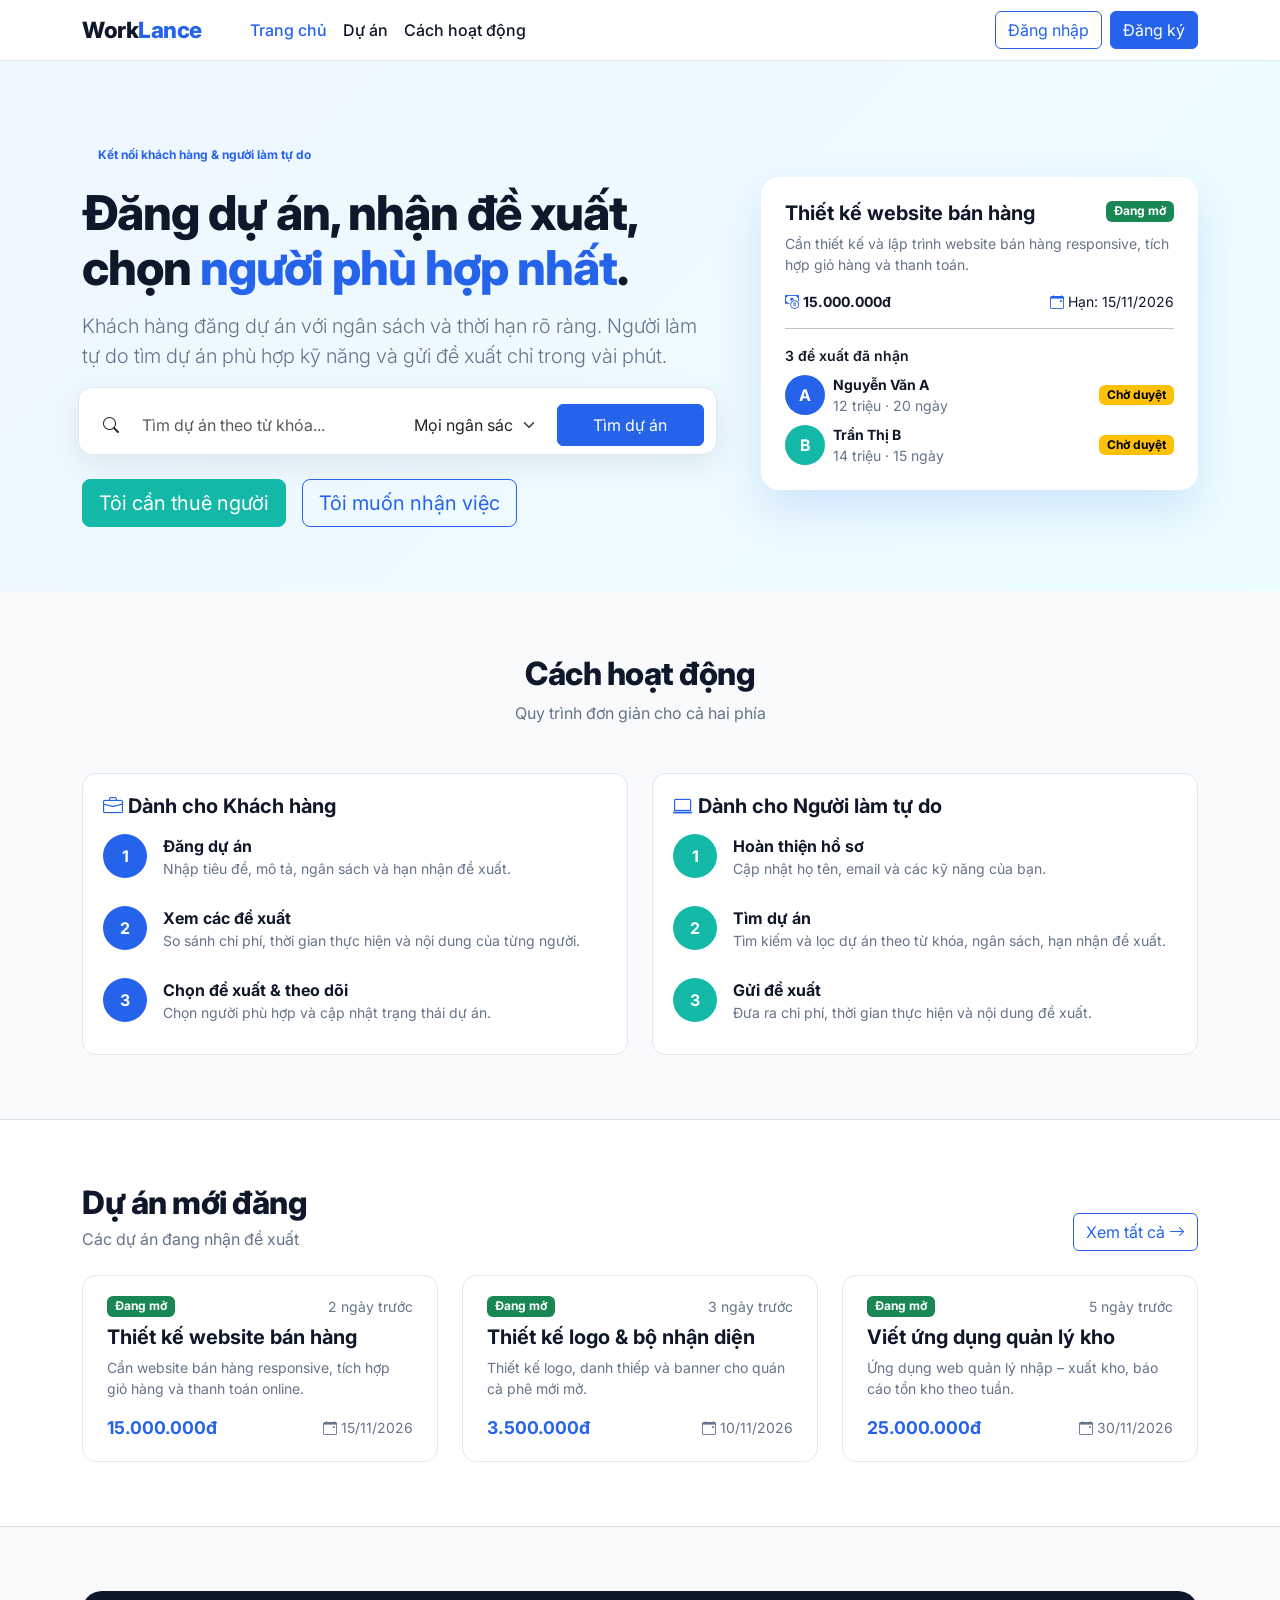
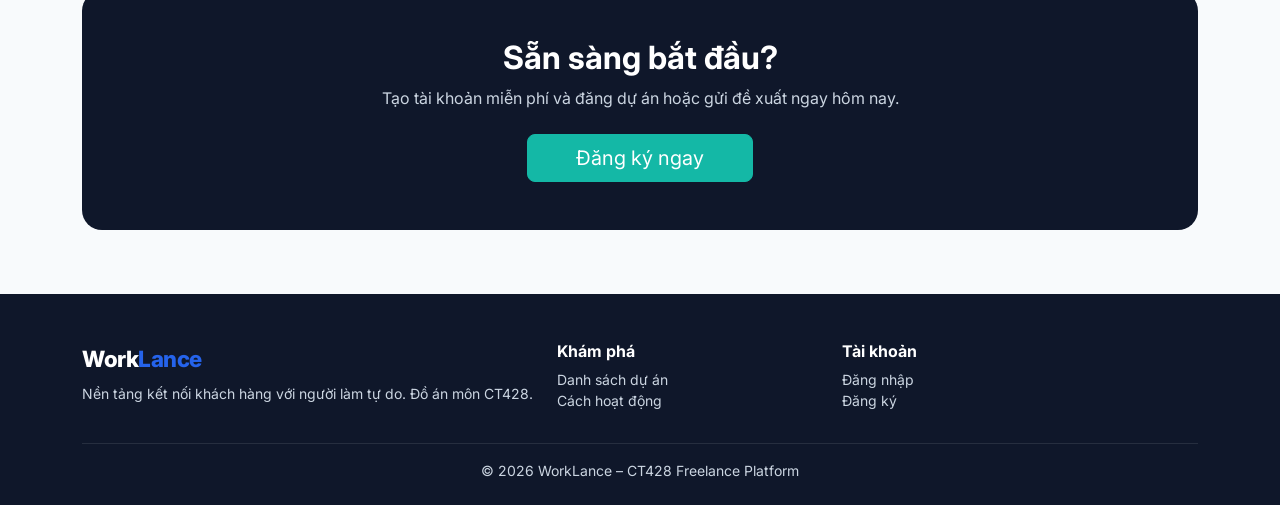
<file: mockup/index.html>
<!DOCTYPE html>
<html lang="vi">
<head>
  <meta charset="UTF-8">
  <meta name="viewport" content="width=device-width, initial-scale=1">
  <title>WorkLance – Nền tảng kết nối việc làm tự do</title>
  <link href="https://cdn.jsdelivr.net/npm/bootstrap@5.3.3/dist/css/bootstrap.min.css" rel="stylesheet">
  <link href="https://cdn.jsdelivr.net/npm/bootstrap-icons@1.11.3/font/bootstrap-icons.min.css" rel="stylesheet">
  <link href="https://fonts.googleapis.com/css2?family=Inter:wght@400;500;600;700;800&display=swap" rel="stylesheet">
  <link href="css/style.css" rel="stylesheet">
</head>
<body>

<!-- NAVBAR -->
<nav class="navbar navbar-expand-lg wl-navbar sticky-top">
  <div class="container">
    <a class="navbar-brand wl-brand" href="index.html">Work<span>Lance</span></a>
    <button class="navbar-toggler" type="button" data-bs-toggle="collapse" data-bs-target="#nav">
      <span class="navbar-toggler-icon"></span>
    </button>
    <div class="collapse navbar-collapse" id="nav">
      <ul class="navbar-nav me-auto ms-lg-4">
        <li class="nav-item"><a class="nav-link active" href="index.html">Trang chủ</a></li>
        <li class="nav-item"><a class="nav-link" href="projects.html">Dự án</a></li>
        <li class="nav-item"><a class="nav-link" href="index.html#how">Cách hoạt động</a></li>
      </ul>
      <div class="d-flex gap-2">
        <a href="login.html" class="btn btn-outline-primary">Đăng nhập</a>
        <a href="register.html" class="btn btn-primary">Đăng ký</a>
      </div>
    </div>
  </div>
</nav>

<!-- HERO -->
<header class="wl-hero">
  <div class="container">
    <div class="row align-items-center g-5">
      <div class="col-lg-7">
        <span class="badge text-bg-primary-subtle text-primary mb-3 px-3 py-2">Kết nối khách hàng &amp; người làm tự do</span>
        <h1 class="display-5 mb-3">Đăng dự án, nhận đề xuất,<br>chọn <em>người phù hợp nhất</em>.</h1>
        <p class="lead wl-muted mb-4">Khách hàng đăng dự án với ngân sách và thời hạn rõ ràng. Người làm tự do tìm dự án phù hợp kỹ năng và gửi đề xuất chỉ trong vài phút.</p>

        <form class="wl-search row g-2 align-items-center" action="projects.html">
          <div class="col-md-6">
            <div class="input-group">
              <span class="input-group-text bg-white border-0"><i class="bi bi-search"></i></span>
              <input type="text" class="form-control" placeholder="Tìm dự án theo từ khóa...">
            </div>
          </div>
          <div class="col-md-3">
            <select class="form-select">
              <option>Mọi ngân sách</option>
              <option>Dưới 5 triệu</option>
              <option>5 – 20 triệu</option>
              <option>Trên 20 triệu</option>
            </select>
          </div>
          <div class="col-md-3 d-grid"><button class="btn btn-primary py-2">Tìm dự án</button></div>
        </form>

        <div class="mt-4 d-flex flex-wrap gap-3">
          <a href="register.html?role=khachhang" class="btn btn-accent btn-lg">Tôi cần thuê người</a>
          <a href="register.html?role=freelancer" class="btn btn-outline-primary btn-lg">Tôi muốn nhận việc</a>
        </div>
      </div>

      <div class="col-lg-5 d-none d-lg-block">
        <div class="wl-hero-card">
          <div class="d-flex justify-content-between align-items-start mb-2">
            <h5 class="fw-bold mb-0">Thiết kế website bán hàng</h5>
            <span class="badge text-bg-success">Đang mở</span>
          </div>
          <p class="wl-muted small">Cần thiết kế và lập trình website bán hàng responsive, tích hợp giỏ hàng và thanh toán.</p>
          <div class="d-flex justify-content-between small mb-3">
            <span><i class="bi bi-cash-coin text-primary"></i> <strong>15.000.000đ</strong></span>
            <span><i class="bi bi-calendar-event text-primary"></i> Hạn: 15/11/2026</span>
          </div>
          <hr>
          <div class="small fw-semibold mb-2">3 đề xuất đã nhận</div>
          <div class="d-flex align-items-center gap-2 mb-2">
            <span class="wl-avatar">A</span>
            <div class="flex-grow-1 small"><strong>Nguyễn Văn A</strong><div class="wl-muted">12 triệu · 20 ngày</div></div>
            <span class="badge text-bg-warning">Chờ duyệt</span>
          </div>
          <div class="d-flex align-items-center gap-2">
            <span class="wl-avatar" style="background:#14b8a6">B</span>
            <div class="flex-grow-1 small"><strong>Trần Thị B</strong><div class="wl-muted">14 triệu · 15 ngày</div></div>
            <span class="badge text-bg-warning">Chờ duyệt</span>
          </div>
        </div>
      </div>
    </div>
  </div>
</header>

<!-- HOW IT WORKS -->
<section class="wl-section" id="how">
  <div class="container">
    <div class="text-center mb-5">
      <h2 class="wl-section-title">Cách hoạt động</h2>
      <p class="wl-muted">Quy trình đơn giản cho cả hai phía</p>
    </div>
    <div class="row g-4">
      <div class="col-md-6">
        <div class="wl-filter h-100">
          <h5 class="fw-bold mb-3"><i class="bi bi-briefcase text-primary"></i> Dành cho Khách hàng</h5>
          <div class="d-flex gap-3 mb-3"><span class="wl-step-num flex-shrink-0">1</span><div><strong>Đăng dự án</strong><div class="wl-muted small">Nhập tiêu đề, mô tả, ngân sách và hạn nhận đề xuất.</div></div></div>
          <div class="d-flex gap-3 mb-3"><span class="wl-step-num flex-shrink-0">2</span><div><strong>Xem các đề xuất</strong><div class="wl-muted small">So sánh chi phí, thời gian thực hiện và nội dung của từng người.</div></div></div>
          <div class="d-flex gap-3"><span class="wl-step-num flex-shrink-0">3</span><div><strong>Chọn đề xuất &amp; theo dõi</strong><div class="wl-muted small">Chọn người phù hợp và cập nhật trạng thái dự án.</div></div></div>
        </div>
      </div>
      <div class="col-md-6">
        <div class="wl-filter h-100">
          <h5 class="fw-bold mb-3"><i class="bi bi-laptop text-primary"></i> Dành cho Người làm tự do</h5>
          <div class="d-flex gap-3 mb-3"><span class="wl-step-num flex-shrink-0" style="background:#14b8a6">1</span><div><strong>Hoàn thiện hồ sơ</strong><div class="wl-muted small">Cập nhật họ tên, email và các kỹ năng của bạn.</div></div></div>
          <div class="d-flex gap-3 mb-3"><span class="wl-step-num flex-shrink-0" style="background:#14b8a6">2</span><div><strong>Tìm dự án</strong><div class="wl-muted small">Tìm kiếm và lọc dự án theo từ khóa, ngân sách, hạn nhận đề xuất.</div></div></div>
          <div class="d-flex gap-3"><span class="wl-step-num flex-shrink-0" style="background:#14b8a6">3</span><div><strong>Gửi đề xuất</strong><div class="wl-muted small">Đưa ra chi phí, thời gian thực hiện và nội dung đề xuất.</div></div></div>
        </div>
      </div>
    </div>
  </div>
</section>

<!-- LATEST PROJECTS -->
<section class="wl-section bg-white border-top border-bottom">
  <div class="container">
    <div class="d-flex justify-content-between align-items-end mb-4">
      <div>
        <h2 class="wl-section-title mb-1">Dự án mới đăng</h2>
        <p class="wl-muted mb-0">Các dự án đang nhận đề xuất</p>
      </div>
      <a href="projects.html" class="btn btn-outline-primary">Xem tất cả <i class="bi bi-arrow-right"></i></a>
    </div>
    <div class="row g-4">
      <div class="col-md-6 col-lg-4">
        <div class="wl-project h-100">
          <div class="d-flex justify-content-between mb-2"><span class="badge text-bg-success">Đang mở</span><small class="wl-muted">2 ngày trước</small></div>
          <h5 class="fw-bold"><a href="projects.html">Thiết kế website bán hàng</a></h5>
          <p class="wl-muted small">Cần website bán hàng responsive, tích hợp giỏ hàng và thanh toán online.</p>
          <div class="d-flex justify-content-between align-items-center">
            <span class="wl-budget">15.000.000đ</span>
            <small class="wl-muted"><i class="bi bi-calendar-event"></i> 15/11/2026</small>
          </div>
        </div>
      </div>
      <div class="col-md-6 col-lg-4">
        <div class="wl-project h-100">
          <div class="d-flex justify-content-between mb-2"><span class="badge text-bg-success">Đang mở</span><small class="wl-muted">3 ngày trước</small></div>
          <h5 class="fw-bold"><a href="projects.html">Thiết kế logo &amp; bộ nhận diện</a></h5>
          <p class="wl-muted small">Thiết kế logo, danh thiếp và banner cho quán cà phê mới mở.</p>
          <div class="d-flex justify-content-between align-items-center">
            <span class="wl-budget">3.500.000đ</span>
            <small class="wl-muted"><i class="bi bi-calendar-event"></i> 10/11/2026</small>
          </div>
        </div>
      </div>
      <div class="col-md-6 col-lg-4">
        <div class="wl-project h-100">
          <div class="d-flex justify-content-between mb-2"><span class="badge text-bg-success">Đang mở</span><small class="wl-muted">5 ngày trước</small></div>
          <h5 class="fw-bold"><a href="projects.html">Viết ứng dụng quản lý kho</a></h5>
          <p class="wl-muted small">Ứng dụng web quản lý nhập – xuất kho, báo cáo tồn kho theo tuần.</p>
          <div class="d-flex justify-content-between align-items-center">
            <span class="wl-budget">25.000.000đ</span>
            <small class="wl-muted"><i class="bi bi-calendar-event"></i> 30/11/2026</small>
          </div>
        </div>
      </div>
    </div>
  </div>
</section>

<!-- CTA -->
<section class="wl-section">
  <div class="container">
    <div class="wl-cta text-center">
      <h2 class="fw-bold mb-2">Sẵn sàng bắt đầu?</h2>
      <p class="mb-4" style="color:#cbd5e1">Tạo tài khoản miễn phí và đăng dự án hoặc gửi đề xuất ngay hôm nay.</p>
      <a href="register.html" class="btn btn-accent btn-lg px-5">Đăng ký ngay</a>
    </div>
  </div>
</section>

<!-- FOOTER -->
<footer class="wl-footer">
  <div class="container">
    <div class="row g-4">
      <div class="col-md-5">
        <div class="wl-brand text-white mb-2">Work<span>Lance</span></div>
        <p class="small">Nền tảng kết nối khách hàng với người làm tự do. Đồ án môn CT428.</p>
      </div>
      <div class="col-6 col-md-3">
        <h6>Khám phá</h6>
        <ul class="list-unstyled small">
          <li><a href="projects.html">Danh sách dự án</a></li>
          <li><a href="index.html#how">Cách hoạt động</a></li>
        </ul>
      </div>
      <div class="col-6 col-md-4">
        <h6>Tài khoản</h6>
        <ul class="list-unstyled small">
          <li><a href="login.html">Đăng nhập</a></li>
          <li><a href="register.html">Đăng ký</a></li>
        </ul>
      </div>
    </div>
    <hr class="border-secondary">
    <div class="small text-center">© 2026 WorkLance – CT428 Freelance Platform</div>
  </div>
</footer>

<script src="https://cdn.jsdelivr.net/npm/bootstrap@5.3.3/dist/js/bootstrap.bundle.min.js"></script>
</body>
</html>
</file>
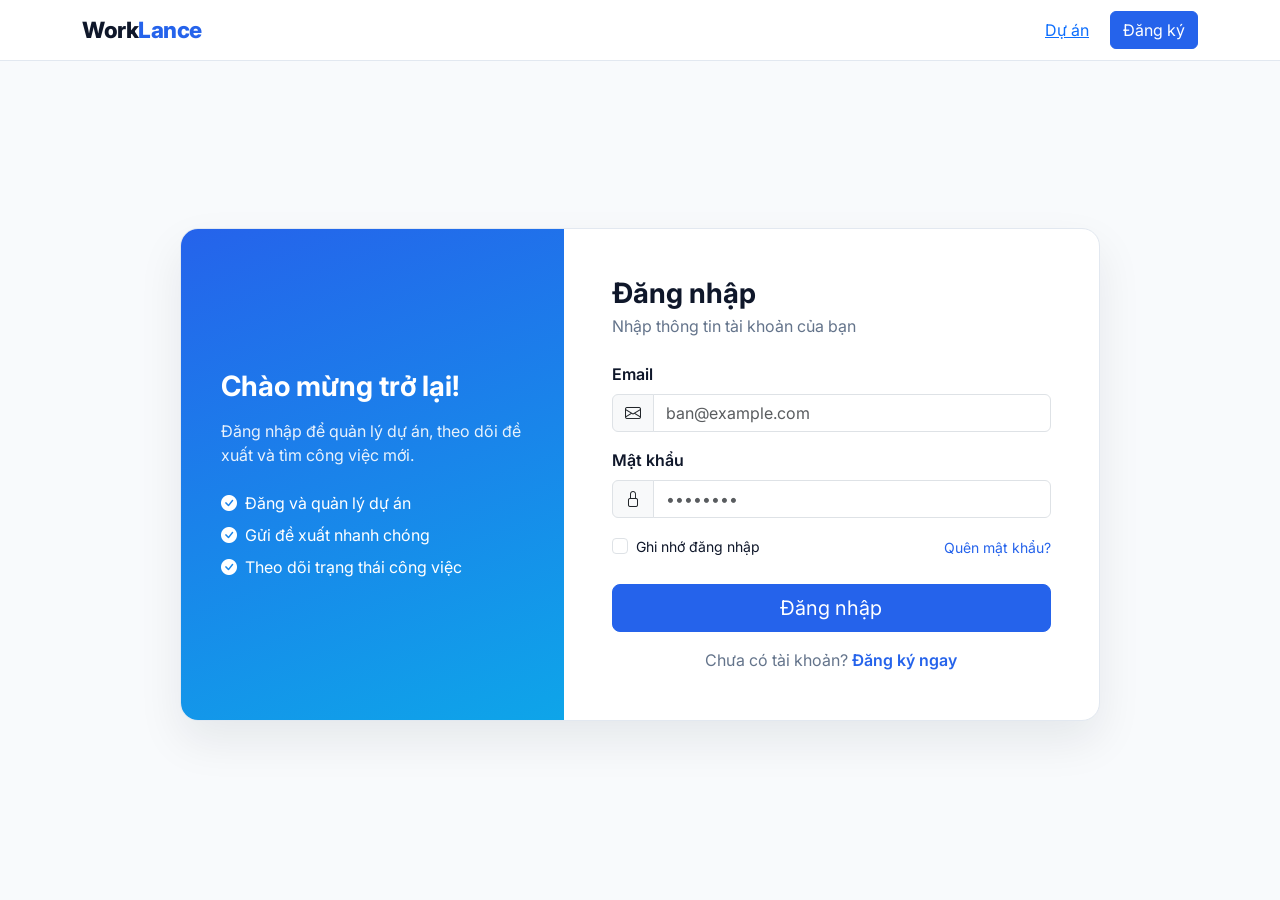
<file: mockup/login.html>
<!DOCTYPE html>
<html lang="vi">
<head>
  <meta charset="UTF-8">
  <meta name="viewport" content="width=device-width, initial-scale=1">
  <title>Đăng nhập – WorkLance</title>
  <link href="https://cdn.jsdelivr.net/npm/bootstrap@5.3.3/dist/css/bootstrap.min.css" rel="stylesheet">
  <link href="https://cdn.jsdelivr.net/npm/bootstrap-icons@1.11.3/font/bootstrap-icons.min.css" rel="stylesheet">
  <link href="https://fonts.googleapis.com/css2?family=Inter:wght@400;500;600;700;800&display=swap" rel="stylesheet">
  <link href="css/style.css" rel="stylesheet">
</head>
<body>

<nav class="navbar navbar-expand-lg wl-navbar">
  <div class="container">
    <a class="navbar-brand wl-brand" href="index.html">Work<span>Lance</span></a>
    <div class="d-flex gap-2">
      <a href="projects.html" class="btn btn-link">Dự án</a>
      <a href="register.html" class="btn btn-primary">Đăng ký</a>
    </div>
  </div>
</nav>

<main class="wl-auth-wrap">
  <div class="container">
    <div class="wl-auth-card mx-auto" style="max-width: 920px;">
      <div class="row g-0">
        <div class="col-md-5 d-none d-md-block">
          <div class="wl-auth-side d-flex flex-column justify-content-center">
            <h3 class="fw-bold mb-3">Chào mừng trở lại!</h3>
            <p class="mb-4" style="opacity:.9">Đăng nhập để quản lý dự án, theo dõi đề xuất và tìm công việc mới.</p>
            <ul class="list-unstyled mb-0">
              <li class="mb-2"><i class="bi bi-check-circle-fill me-2"></i>Đăng và quản lý dự án</li>
              <li class="mb-2"><i class="bi bi-check-circle-fill me-2"></i>Gửi đề xuất nhanh chóng</li>
              <li><i class="bi bi-check-circle-fill me-2"></i>Theo dõi trạng thái công việc</li>
            </ul>
          </div>
        </div>

        <div class="col-md-7">
          <div class="p-4 p-md-5">
            <h3 class="fw-bold mb-1">Đăng nhập</h3>
            <p class="wl-muted mb-4">Nhập thông tin tài khoản của bạn</p>

            <form action="#" novalidate>
              <div class="mb-3">
                <label for="email" class="form-label fw-semibold">Email</label>
                <div class="input-group">
                  <span class="input-group-text"><i class="bi bi-envelope"></i></span>
                  <input type="email" id="email" class="form-control" placeholder="ban@example.com" required>
                </div>
              </div>

              <div class="mb-3">
                <label for="password" class="form-label fw-semibold">Mật khẩu</label>
                <div class="input-group">
                  <span class="input-group-text"><i class="bi bi-lock"></i></span>
                  <input type="password" id="password" class="form-control" placeholder="••••••••" required>
                </div>
              </div>

              <div class="d-flex justify-content-between align-items-center mb-4">
                <div class="form-check">
                  <input class="form-check-input" type="checkbox" id="remember">
                  <label class="form-check-label small" for="remember">Ghi nhớ đăng nhập</label>
                </div>
                <a href="#" class="small">Quên mật khẩu?</a>
              </div>

              <div class="d-grid mb-3">
                <button type="submit" class="btn btn-primary btn-lg">Đăng nhập</button>
              </div>
            </form>

            <p class="text-center mb-0 wl-muted">Chưa có tài khoản? <a href="register.html" class="fw-semibold">Đăng ký ngay</a></p>
          </div>
        </div>
      </div>
    </div>
  </div>
</main>

<script src="https://cdn.jsdelivr.net/npm/bootstrap@5.3.3/dist/js/bootstrap.bundle.min.js"></script>
</body>
</html>
</file>
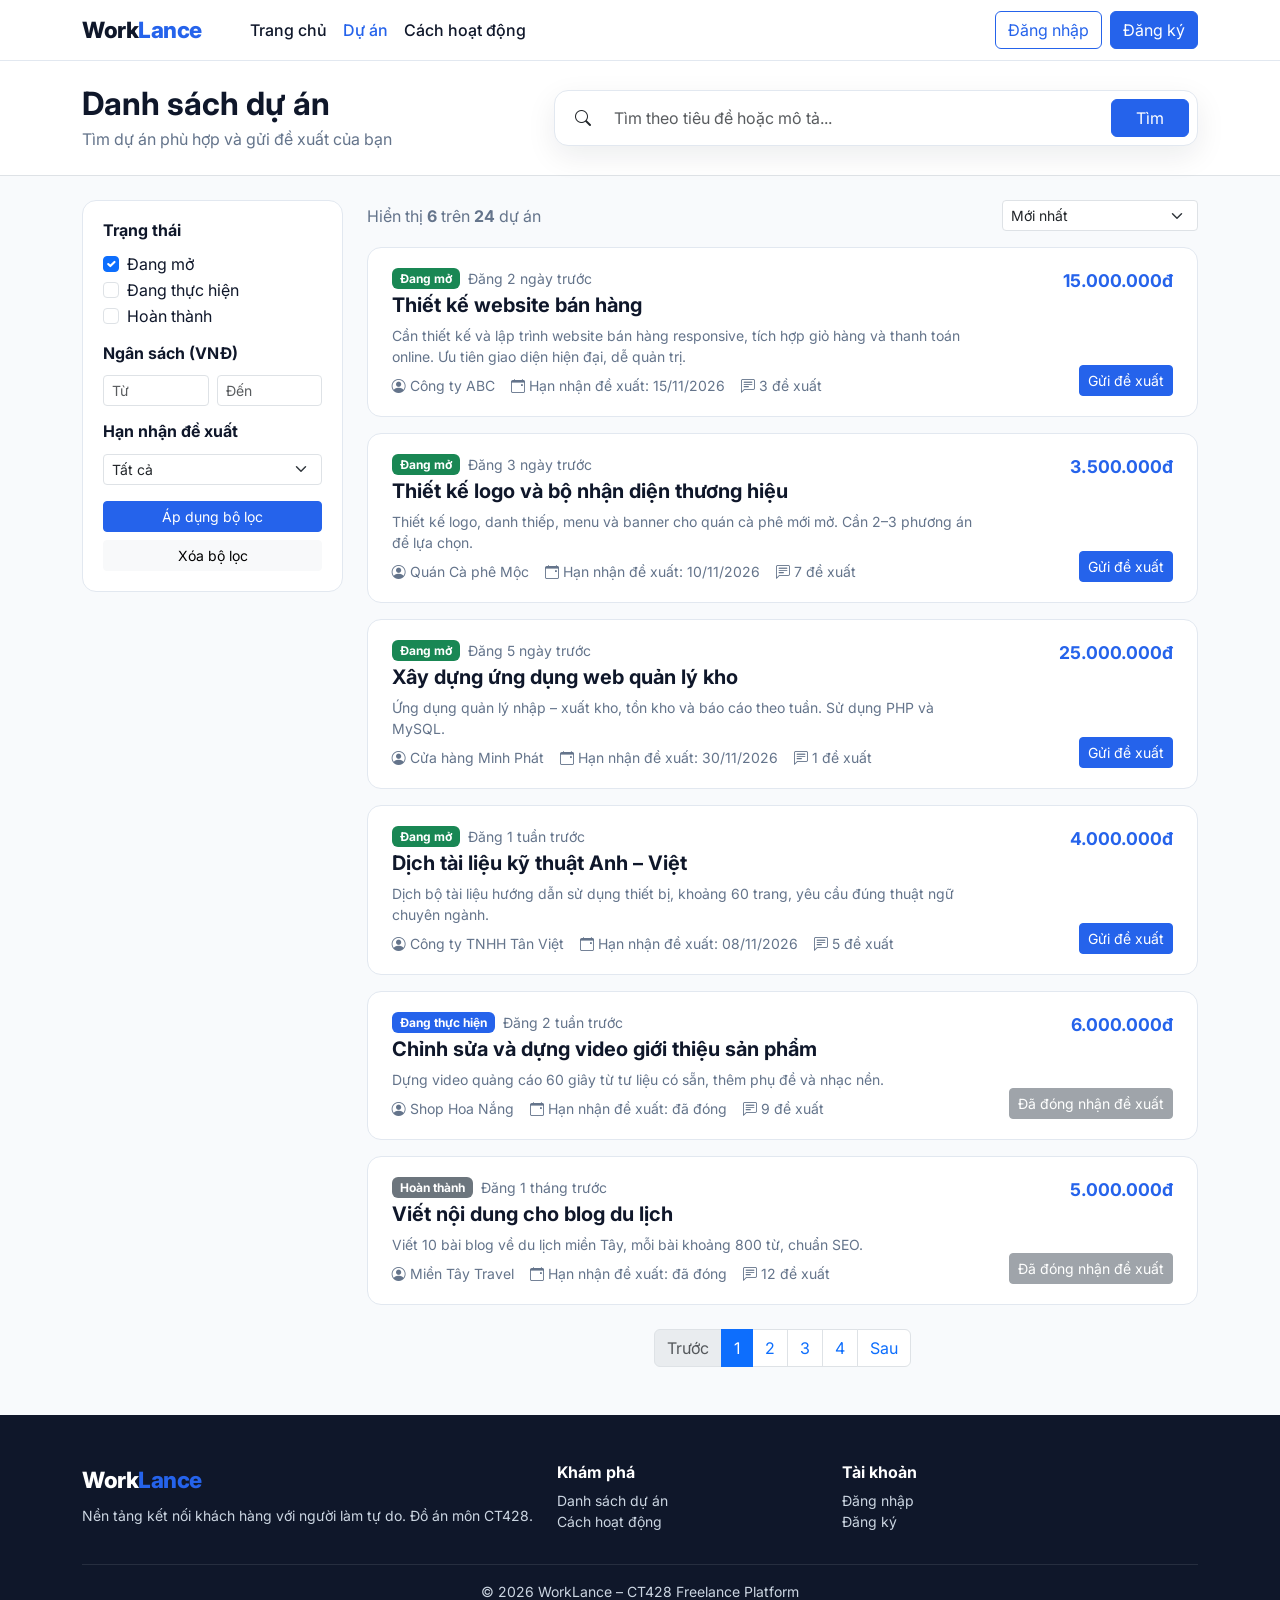
<file: mockup/projects.html>
<!DOCTYPE html>
<html lang="vi">
<head>
  <meta charset="UTF-8">
  <meta name="viewport" content="width=device-width, initial-scale=1">
  <title>Danh sách dự án – WorkLance</title>
  <link href="https://cdn.jsdelivr.net/npm/bootstrap@5.3.3/dist/css/bootstrap.min.css" rel="stylesheet">
  <link href="https://cdn.jsdelivr.net/npm/bootstrap-icons@1.11.3/font/bootstrap-icons.min.css" rel="stylesheet">
  <link href="https://fonts.googleapis.com/css2?family=Inter:wght@400;500;600;700;800&display=swap" rel="stylesheet">
  <link href="css/style.css" rel="stylesheet">
</head>
<body>

<nav class="navbar navbar-expand-lg wl-navbar sticky-top">
  <div class="container">
    <a class="navbar-brand wl-brand" href="index.html">Work<span>Lance</span></a>
    <button class="navbar-toggler" type="button" data-bs-toggle="collapse" data-bs-target="#nav">
      <span class="navbar-toggler-icon"></span>
    </button>
    <div class="collapse navbar-collapse" id="nav">
      <ul class="navbar-nav me-auto ms-lg-4">
        <li class="nav-item"><a class="nav-link" href="index.html">Trang chủ</a></li>
        <li class="nav-item"><a class="nav-link active" href="projects.html">Dự án</a></li>
        <li class="nav-item"><a class="nav-link" href="index.html#how">Cách hoạt động</a></li>
      </ul>
      <div class="d-flex gap-2">
        <a href="login.html" class="btn btn-outline-primary">Đăng nhập</a>
        <a href="register.html" class="btn btn-primary">Đăng ký</a>
      </div>
    </div>
  </div>
</nav>

<!-- PAGE HEADER + SEARCH -->
<section class="py-4 bg-white border-bottom">
  <div class="container">
    <div class="row align-items-center g-3">
      <div class="col-lg-5">
        <h2 class="fw-bold mb-1">Danh sách dự án</h2>
        <p class="wl-muted mb-0">Tìm dự án phù hợp và gửi đề xuất của bạn</p>
      </div>
      <div class="col-lg-7">
        <form class="wl-search d-flex gap-2">
          <div class="input-group">
            <span class="input-group-text bg-white border-0"><i class="bi bi-search"></i></span>
            <input type="text" class="form-control" placeholder="Tìm theo tiêu đề hoặc mô tả...">
          </div>
          <button class="btn btn-primary px-4">Tìm</button>
        </form>
      </div>
    </div>
  </div>
</section>

<main class="py-4">
  <div class="container">
    <div class="row g-4">

      <!-- FILTER -->
      <aside class="col-lg-3">
        <div class="wl-filter">
          <h6>Trạng thái</h6>
          <div class="form-check"><input class="form-check-input" type="checkbox" id="st1" checked><label class="form-check-label" for="st1">Đang mở</label></div>
          <div class="form-check"><input class="form-check-input" type="checkbox" id="st2"><label class="form-check-label" for="st2">Đang thực hiện</label></div>
          <div class="form-check mb-3"><input class="form-check-input" type="checkbox" id="st3"><label class="form-check-label" for="st3">Hoàn thành</label></div>

          <h6>Ngân sách (VNĐ)</h6>
          <div class="row g-2 mb-3">
            <div class="col-6"><input type="number" class="form-control form-control-sm" placeholder="Từ"></div>
            <div class="col-6"><input type="number" class="form-control form-control-sm" placeholder="Đến"></div>
          </div>

          <h6>Hạn nhận đề xuất</h6>
          <select class="form-select form-select-sm mb-3">
            <option>Tất cả</option>
            <option>Trong 3 ngày tới</option>
            <option>Trong 7 ngày tới</option>
            <option>Trong 30 ngày tới</option>
          </select>

          <div class="d-grid gap-2">
            <button class="btn btn-primary btn-sm">Áp dụng bộ lọc</button>
            <button class="btn btn-light btn-sm">Xóa bộ lọc</button>
          </div>
        </div>
      </aside>

      <!-- LIST -->
      <section class="col-lg-9">
        <div class="d-flex justify-content-between align-items-center mb-3">
          <div class="wl-muted">Hiển thị <strong>6</strong> trên <strong>24</strong> dự án</div>
          <select class="form-select form-select-sm w-auto">
            <option>Mới nhất</option>
            <option>Ngân sách cao → thấp</option>
            <option>Ngân sách thấp → cao</option>
            <option>Sắp hết hạn</option>
          </select>
        </div>

        <div class="d-flex flex-column gap-3">

          <article class="wl-project">
            <div class="row g-3">
              <div class="col-md-9">
                <div class="d-flex align-items-center gap-2 mb-1">
                  <span class="badge text-bg-success">Đang mở</span>
                  <small class="wl-muted">Đăng 2 ngày trước</small>
                </div>
                <h5 class="fw-bold mb-2"><a href="#">Thiết kế website bán hàng</a></h5>
                <p class="wl-muted small mb-2">Cần thiết kế và lập trình website bán hàng responsive, tích hợp giỏ hàng và thanh toán online. Ưu tiên giao diện hiện đại, dễ quản trị.</p>
                <div class="small wl-muted d-flex flex-wrap gap-3">
                  <span><i class="bi bi-person-circle"></i> Công ty ABC</span>
                  <span><i class="bi bi-calendar-event"></i> Hạn nhận đề xuất: 15/11/2026</span>
                  <span><i class="bi bi-chat-left-text"></i> 3 đề xuất</span>
                </div>
              </div>
              <div class="col-md-3 text-md-end d-flex flex-md-column justify-content-between align-items-md-end">
                <div class="wl-budget">15.000.000đ</div>
                <button class="btn btn-primary btn-sm" data-bs-toggle="modal" data-bs-target="#proposalModal">Gửi đề xuất</button>
              </div>
            </div>
          </article>

          <article class="wl-project">
            <div class="row g-3">
              <div class="col-md-9">
                <div class="d-flex align-items-center gap-2 mb-1">
                  <span class="badge text-bg-success">Đang mở</span>
                  <small class="wl-muted">Đăng 3 ngày trước</small>
                </div>
                <h5 class="fw-bold mb-2"><a href="#">Thiết kế logo và bộ nhận diện thương hiệu</a></h5>
                <p class="wl-muted small mb-2">Thiết kế logo, danh thiếp, menu và banner cho quán cà phê mới mở. Cần 2–3 phương án để lựa chọn.</p>
                <div class="small wl-muted d-flex flex-wrap gap-3">
                  <span><i class="bi bi-person-circle"></i> Quán Cà phê Mộc</span>
                  <span><i class="bi bi-calendar-event"></i> Hạn nhận đề xuất: 10/11/2026</span>
                  <span><i class="bi bi-chat-left-text"></i> 7 đề xuất</span>
                </div>
              </div>
              <div class="col-md-3 text-md-end d-flex flex-md-column justify-content-between align-items-md-end">
                <div class="wl-budget">3.500.000đ</div>
                <button class="btn btn-primary btn-sm" data-bs-toggle="modal" data-bs-target="#proposalModal">Gửi đề xuất</button>
              </div>
            </div>
          </article>

          <article class="wl-project">
            <div class="row g-3">
              <div class="col-md-9">
                <div class="d-flex align-items-center gap-2 mb-1">
                  <span class="badge text-bg-success">Đang mở</span>
                  <small class="wl-muted">Đăng 5 ngày trước</small>
                </div>
                <h5 class="fw-bold mb-2"><a href="#">Xây dựng ứng dụng web quản lý kho</a></h5>
                <p class="wl-muted small mb-2">Ứng dụng quản lý nhập – xuất kho, tồn kho và báo cáo theo tuần. Sử dụng PHP và MySQL.</p>
                <div class="small wl-muted d-flex flex-wrap gap-3">
                  <span><i class="bi bi-person-circle"></i> Cửa hàng Minh Phát</span>
                  <span><i class="bi bi-calendar-event"></i> Hạn nhận đề xuất: 30/11/2026</span>
                  <span><i class="bi bi-chat-left-text"></i> 1 đề xuất</span>
                </div>
              </div>
              <div class="col-md-3 text-md-end d-flex flex-md-column justify-content-between align-items-md-end">
                <div class="wl-budget">25.000.000đ</div>
                <button class="btn btn-primary btn-sm" data-bs-toggle="modal" data-bs-target="#proposalModal">Gửi đề xuất</button>
              </div>
            </div>
          </article>

          <article class="wl-project">
            <div class="row g-3">
              <div class="col-md-9">
                <div class="d-flex align-items-center gap-2 mb-1">
                  <span class="badge text-bg-success">Đang mở</span>
                  <small class="wl-muted">Đăng 1 tuần trước</small>
                </div>
                <h5 class="fw-bold mb-2"><a href="#">Dịch tài liệu kỹ thuật Anh – Việt</a></h5>
                <p class="wl-muted small mb-2">Dịch bộ tài liệu hướng dẫn sử dụng thiết bị, khoảng 60 trang, yêu cầu đúng thuật ngữ chuyên ngành.</p>
                <div class="small wl-muted d-flex flex-wrap gap-3">
                  <span><i class="bi bi-person-circle"></i> Công ty TNHH Tân Việt</span>
                  <span><i class="bi bi-calendar-event"></i> Hạn nhận đề xuất: 08/11/2026</span>
                  <span><i class="bi bi-chat-left-text"></i> 5 đề xuất</span>
                </div>
              </div>
              <div class="col-md-3 text-md-end d-flex flex-md-column justify-content-between align-items-md-end">
                <div class="wl-budget">4.000.000đ</div>
                <button class="btn btn-primary btn-sm" data-bs-toggle="modal" data-bs-target="#proposalModal">Gửi đề xuất</button>
              </div>
            </div>
          </article>

          <article class="wl-project">
            <div class="row g-3">
              <div class="col-md-9">
                <div class="d-flex align-items-center gap-2 mb-1">
                  <span class="badge text-bg-primary">Đang thực hiện</span>
                  <small class="wl-muted">Đăng 2 tuần trước</small>
                </div>
                <h5 class="fw-bold mb-2"><a href="#">Chỉnh sửa và dựng video giới thiệu sản phẩm</a></h5>
                <p class="wl-muted small mb-2">Dựng video quảng cáo 60 giây từ tư liệu có sẵn, thêm phụ đề và nhạc nền.</p>
                <div class="small wl-muted d-flex flex-wrap gap-3">
                  <span><i class="bi bi-person-circle"></i> Shop Hoa Nắng</span>
                  <span><i class="bi bi-calendar-event"></i> Hạn nhận đề xuất: đã đóng</span>
                  <span><i class="bi bi-chat-left-text"></i> 9 đề xuất</span>
                </div>
              </div>
              <div class="col-md-3 text-md-end d-flex flex-md-column justify-content-between align-items-md-end">
                <div class="wl-budget">6.000.000đ</div>
                <button class="btn btn-secondary btn-sm" disabled>Đã đóng nhận đề xuất</button>
              </div>
            </div>
          </article>

          <article class="wl-project">
            <div class="row g-3">
              <div class="col-md-9">
                <div class="d-flex align-items-center gap-2 mb-1">
                  <span class="badge text-bg-secondary">Hoàn thành</span>
                  <small class="wl-muted">Đăng 1 tháng trước</small>
                </div>
                <h5 class="fw-bold mb-2"><a href="#">Viết nội dung cho blog du lịch</a></h5>
                <p class="wl-muted small mb-2">Viết 10 bài blog về du lịch miền Tây, mỗi bài khoảng 800 từ, chuẩn SEO.</p>
                <div class="small wl-muted d-flex flex-wrap gap-3">
                  <span><i class="bi bi-person-circle"></i> Miền Tây Travel</span>
                  <span><i class="bi bi-calendar-event"></i> Hạn nhận đề xuất: đã đóng</span>
                  <span><i class="bi bi-chat-left-text"></i> 12 đề xuất</span>
                </div>
              </div>
              <div class="col-md-3 text-md-end d-flex flex-md-column justify-content-between align-items-md-end">
                <div class="wl-budget">5.000.000đ</div>
                <button class="btn btn-secondary btn-sm" disabled>Đã đóng nhận đề xuất</button>
              </div>
            </div>
          </article>

        </div>

        <!-- Pagination -->
        <nav class="mt-4" aria-label="Phân trang">
          <ul class="pagination justify-content-center mb-0">
            <li class="page-item disabled"><a class="page-link" href="#">Trước</a></li>
            <li class="page-item active"><a class="page-link" href="#">1</a></li>
            <li class="page-item"><a class="page-link" href="#">2</a></li>
            <li class="page-item"><a class="page-link" href="#">3</a></li>
            <li class="page-item"><a class="page-link" href="#">4</a></li>
            <li class="page-item"><a class="page-link" href="#">Sau</a></li>
          </ul>
        </nav>
      </section>

    </div>
  </div>
</main>

<!-- MODAL: GỬI ĐỀ XUẤT -->
<div class="modal fade" id="proposalModal" tabindex="-1" aria-hidden="true">
  <div class="modal-dialog modal-dialog-centered">
    <div class="modal-content">
      <form action="#">
        <div class="modal-header">
          <h5 class="modal-title fw-bold">Gửi đề xuất thực hiện</h5>
          <button type="button" class="btn-close" data-bs-dismiss="modal" aria-label="Đóng"></button>
        </div>
        <div class="modal-body">
          <div class="alert alert-light border small">
            Dự án: <strong>Thiết kế website bán hàng</strong> · Ngân sách: <strong>15.000.000đ</strong>
          </div>
          <div class="row g-3 mb-3">
            <div class="col-sm-6">
              <label class="form-label fw-semibold">Chi phí đề xuất (VNĐ)</label>
              <input type="number" class="form-control" placeholder="12000000" required>
            </div>
            <div class="col-sm-6">
              <label class="form-label fw-semibold">Thời gian thực hiện (ngày)</label>
              <input type="number" class="form-control" placeholder="20" required>
            </div>
          </div>
          <div>
            <label class="form-label fw-semibold">Nội dung đề xuất</label>
            <textarea class="form-control" rows="4" placeholder="Giới thiệu kinh nghiệm và cách bạn sẽ thực hiện dự án..." required></textarea>
          </div>
        </div>
        <div class="modal-footer">
          <button type="button" class="btn btn-light" data-bs-dismiss="modal">Hủy</button>
          <button type="submit" class="btn btn-primary">Gửi đề xuất</button>
        </div>
      </form>
    </div>
  </div>
</div>

<footer class="wl-footer mt-4">
  <div class="container">
    <div class="row g-4">
      <div class="col-md-5">
        <div class="wl-brand text-white mb-2">Work<span>Lance</span></div>
        <p class="small">Nền tảng kết nối khách hàng với người làm tự do. Đồ án môn CT428.</p>
      </div>
      <div class="col-6 col-md-3">
        <h6>Khám phá</h6>
        <ul class="list-unstyled small">
          <li><a href="projects.html">Danh sách dự án</a></li>
          <li><a href="index.html#how">Cách hoạt động</a></li>
        </ul>
      </div>
      <div class="col-6 col-md-4">
        <h6>Tài khoản</h6>
        <ul class="list-unstyled small">
          <li><a href="login.html">Đăng nhập</a></li>
          <li><a href="register.html">Đăng ký</a></li>
        </ul>
      </div>
    </div>
    <hr class="border-secondary">
    <div class="small text-center">© 2026 WorkLance – CT428 Freelance Platform</div>
  </div>
</footer>

<script src="https://cdn.jsdelivr.net/npm/bootstrap@5.3.3/dist/js/bootstrap.bundle.min.js"></script>
</body>
</html>
</file>
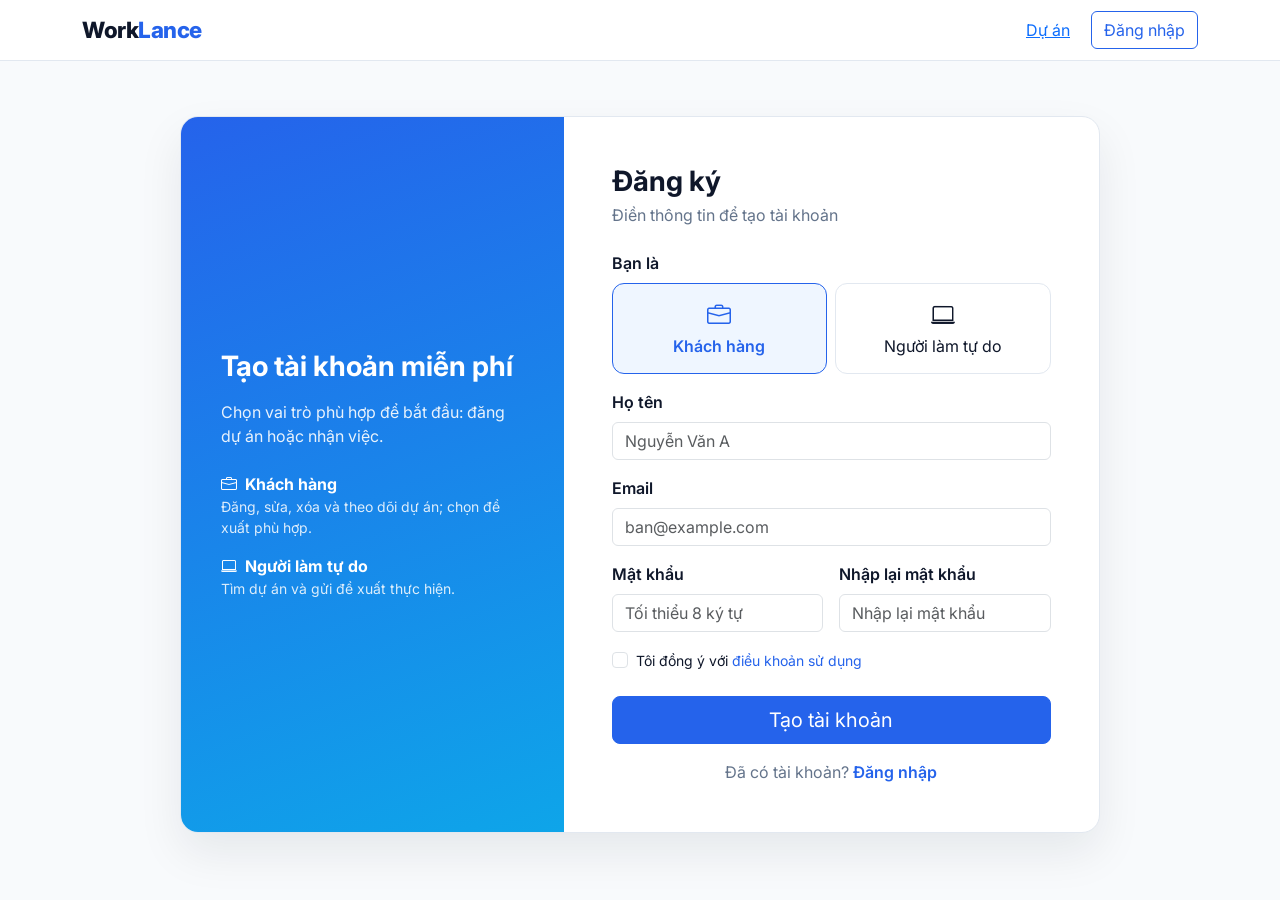
<file: mockup/register.html>
<!DOCTYPE html>
<html lang="vi">
<head>
  <meta charset="UTF-8">
  <meta name="viewport" content="width=device-width, initial-scale=1">
  <title>Đăng ký – WorkLance</title>
  <link href="https://cdn.jsdelivr.net/npm/bootstrap@5.3.3/dist/css/bootstrap.min.css" rel="stylesheet">
  <link href="https://cdn.jsdelivr.net/npm/bootstrap-icons@1.11.3/font/bootstrap-icons.min.css" rel="stylesheet">
  <link href="https://fonts.googleapis.com/css2?family=Inter:wght@400;500;600;700;800&display=swap" rel="stylesheet">
  <link href="css/style.css" rel="stylesheet">
</head>
<body>

<nav class="navbar navbar-expand-lg wl-navbar">
  <div class="container">
    <a class="navbar-brand wl-brand" href="index.html">Work<span>Lance</span></a>
    <div class="d-flex gap-2">
      <a href="projects.html" class="btn btn-link">Dự án</a>
      <a href="login.html" class="btn btn-outline-primary">Đăng nhập</a>
    </div>
  </div>
</nav>

<main class="wl-auth-wrap">
  <div class="container">
    <div class="wl-auth-card mx-auto" style="max-width: 920px;">
      <div class="row g-0">
        <div class="col-md-5 d-none d-md-block">
          <div class="wl-auth-side d-flex flex-column justify-content-center">
            <h3 class="fw-bold mb-3">Tạo tài khoản miễn phí</h3>
            <p class="mb-4" style="opacity:.9">Chọn vai trò phù hợp để bắt đầu: đăng dự án hoặc nhận việc.</p>
            <div class="mb-3"><i class="bi bi-briefcase me-2"></i><strong>Khách hàng</strong><div class="small" style="opacity:.85">Đăng, sửa, xóa và theo dõi dự án; chọn đề xuất phù hợp.</div></div>
            <div><i class="bi bi-laptop me-2"></i><strong>Người làm tự do</strong><div class="small" style="opacity:.85">Tìm dự án và gửi đề xuất thực hiện.</div></div>
          </div>
        </div>

        <div class="col-md-7">
          <div class="p-4 p-md-5">
            <h3 class="fw-bold mb-1">Đăng ký</h3>
            <p class="wl-muted mb-4">Điền thông tin để tạo tài khoản</p>

            <form action="#" novalidate>
              <div class="mb-3">
                <label class="form-label fw-semibold">Bạn là</label>
                <div class="row g-2">
                  <div class="col-6 wl-role-option">
                    <input type="radio" name="vaitro" id="role-kh" value="khachhang" checked>
                    <label for="role-kh"><i class="bi bi-briefcase d-block fs-4"></i>Khách hàng</label>
                  </div>
                  <div class="col-6 wl-role-option">
                    <input type="radio" name="vaitro" id="role-fl" value="freelancer">
                    <label for="role-fl"><i class="bi bi-laptop d-block fs-4"></i>Người làm tự do</label>
                  </div>
                </div>
              </div>

              <div class="mb-3">
                <label for="hoten" class="form-label fw-semibold">Họ tên</label>
                <input type="text" id="hoten" class="form-control" placeholder="Nguyễn Văn A" required>
              </div>

              <div class="mb-3">
                <label for="email" class="form-label fw-semibold">Email</label>
                <input type="email" id="email" class="form-control" placeholder="ban@example.com" required>
              </div>

              <div class="row g-3 mb-3">
                <div class="col-sm-6">
                  <label for="matkhau" class="form-label fw-semibold">Mật khẩu</label>
                  <input type="password" id="matkhau" class="form-control" placeholder="Tối thiểu 8 ký tự" required>
                </div>
                <div class="col-sm-6">
                  <label for="nhaplai" class="form-label fw-semibold">Nhập lại mật khẩu</label>
                  <input type="password" id="nhaplai" class="form-control" placeholder="Nhập lại mật khẩu" required>
                </div>
              </div>

              <div class="mb-3 d-none" id="skills-group">
                <label for="kynang" class="form-label fw-semibold">Kỹ năng</label>
                <input type="text" id="kynang" class="form-control" placeholder="VD: HTML, CSS, PHP, Thiết kế đồ họa">
                <div class="form-text">Ngăn cách các kỹ năng bằng dấu phẩy.</div>
              </div>

              <div class="form-check mb-4">
                <input class="form-check-input" type="checkbox" id="agree" required>
                <label class="form-check-label small" for="agree">Tôi đồng ý với <a href="#">điều khoản sử dụng</a></label>
              </div>

              <div class="d-grid mb-3">
                <button type="submit" class="btn btn-primary btn-lg">Tạo tài khoản</button>
              </div>
            </form>

            <p class="text-center mb-0 wl-muted">Đã có tài khoản? <a href="login.html" class="fw-semibold">Đăng nhập</a></p>
          </div>
        </div>
      </div>
    </div>
  </div>
</main>

<script src="https://cdn.jsdelivr.net/npm/bootstrap@5.3.3/dist/js/bootstrap.bundle.min.js"></script>
<script>
  // Chỉ hiển thị ô "Kỹ năng" khi chọn vai trò Người làm tự do
  const skills = document.getElementById('skills-group');
  const roles = document.querySelectorAll('input[name="vaitro"]');
  function toggleSkills() {
    const isFreelancer = document.getElementById('role-fl').checked;
    skills.classList.toggle('d-none', !isFreelancer);
  }
  roles.forEach(r => r.addEventListener('change', toggleSkills));

  // Cho phép chọn sẵn vai trò qua ?role=freelancer / ?role=khachhang
  const preset = new URLSearchParams(location.search).get('role');
  if (preset === 'freelancer') document.getElementById('role-fl').checked = true;
  toggleSkills();
</script>
</body>
</html>
</file>
<file: mockup/css/style.css>
/* ===== WorkLance – CT428 Freelance Platform (mockup) ===== */
:root {
  --wl-primary: #2563eb;
  --wl-primary-dark: #1d4ed8;
  --wl-accent: #14b8a6;
  --wl-ink: #0f172a;
  --wl-muted: #64748b;
  --wl-bg: #f8fafc;
  --wl-border: #e2e8f0;
  --bs-primary: var(--wl-primary);
  --bs-primary-rgb: 37, 99, 235;
  --bs-body-font-family: "Inter", system-ui, -apple-system, "Segoe UI", Roboto, sans-serif;
}

body { background: var(--wl-bg); color: var(--wl-ink); }
a { color: var(--wl-primary); text-decoration: none; }
a:hover { color: var(--wl-primary-dark); }

.btn-primary {
  --bs-btn-bg: var(--wl-primary);
  --bs-btn-border-color: var(--wl-primary);
  --bs-btn-hover-bg: var(--wl-primary-dark);
  --bs-btn-hover-border-color: var(--wl-primary-dark);
  --bs-btn-active-bg: var(--wl-primary-dark);
  --bs-btn-active-border-color: var(--wl-primary-dark);
}
.btn-outline-primary {
  --bs-btn-color: var(--wl-primary);
  --bs-btn-border-color: var(--wl-primary);
  --bs-btn-hover-bg: var(--wl-primary);
  --bs-btn-hover-border-color: var(--wl-primary);
}
.btn-accent { background: var(--wl-accent); border-color: var(--wl-accent); color: #fff; }
.btn-accent:hover { background: #0d9488; border-color: #0d9488; color: #fff; }

/* Navbar */
.wl-navbar { background: #fff; border-bottom: 1px solid var(--wl-border); }
.wl-brand { font-weight: 800; font-size: 1.4rem; color: var(--wl-ink); letter-spacing: -.5px; }
.wl-brand span { color: var(--wl-primary); }
.wl-navbar .nav-link { color: var(--wl-ink); font-weight: 500; }
.wl-navbar .nav-link.active, .wl-navbar .nav-link:hover { color: var(--wl-primary); }

/* Hero */
.wl-hero {
  background: linear-gradient(135deg, #eff6ff 0%, #ecfeff 100%);
  padding: 5rem 0 4rem;
}
.wl-hero h1 { font-weight: 800; letter-spacing: -1px; line-height: 1.15; }
.wl-hero h1 em { font-style: normal; color: var(--wl-primary); }
.wl-search {
  background: #fff; border: 1px solid var(--wl-border); border-radius: 14px;
  padding: .5rem; box-shadow: 0 10px 30px rgba(15, 23, 42, .08);
}
.wl-search .form-control, .wl-search .form-select { border: 0; box-shadow: none; }
.wl-hero-card {
  background: #fff; border-radius: 18px; padding: 1.5rem;
  box-shadow: 0 20px 45px rgba(37, 99, 235, .15);
}

/* Section */
.wl-section { padding: 4rem 0; }
.wl-section-title { font-weight: 800; letter-spacing: -.5px; }
.wl-muted { color: var(--wl-muted); }

/* Category card */
.wl-cat {
  background: #fff; border: 1px solid var(--wl-border); border-radius: 14px;
  padding: 1.5rem 1rem; text-align: center; height: 100%;
  transition: transform .15s, box-shadow .15s, border-color .15s;
  color: var(--wl-ink); display: block;
}
.wl-cat:hover { transform: translateY(-4px); box-shadow: 0 12px 28px rgba(15,23,42,.08); border-color: var(--wl-primary); color: var(--wl-ink); }
.wl-cat .icon {
  width: 56px; height: 56px; border-radius: 14px; margin: 0 auto .75rem;
  display: flex; align-items: center; justify-content: center;
  font-size: 1.6rem; background: #eff6ff; color: var(--wl-primary);
}

/* Steps */
.wl-step-num {
  width: 44px; height: 44px; border-radius: 50%; background: var(--wl-primary); color: #fff;
  display: inline-flex; align-items: center; justify-content: center; font-weight: 700; margin-bottom: .75rem;
}

/* Project card */
.wl-project {
  background: #fff; border: 1px solid var(--wl-border); border-radius: 14px; padding: 1.25rem 1.5rem;
  transition: box-shadow .15s, border-color .15s;
}
.wl-project:hover { box-shadow: 0 10px 26px rgba(15,23,42,.08); border-color: #bfdbfe; }
.wl-project h5 a { color: var(--wl-ink); }
.wl-project h5 a:hover { color: var(--wl-primary); }
.wl-budget { font-weight: 700; color: var(--wl-primary); font-size: 1.1rem; }
.wl-tag {
  display: inline-block; background: #f1f5f9; color: #334155; border-radius: 999px;
  padding: .2rem .7rem; font-size: .78rem; margin: 0 .25rem .25rem 0;
}
.wl-avatar {
  width: 40px; height: 40px; border-radius: 50%; background: var(--wl-primary); color: #fff;
  display: inline-flex; align-items: center; justify-content: center; font-weight: 700; flex-shrink: 0;
}

/* Filter sidebar */
.wl-filter { background: #fff; border: 1px solid var(--wl-border); border-radius: 14px; padding: 1.25rem; }
.wl-filter h6 { font-weight: 700; margin-bottom: .75rem; }

/* Auth */
.wl-auth-wrap { min-height: calc(100vh - 72px); display: flex; align-items: center; padding: 2.5rem 0; }
.wl-auth-card {
  background: #fff; border: 1px solid var(--wl-border); border-radius: 18px;
  box-shadow: 0 20px 45px rgba(15,23,42,.08); overflow: hidden;
}
.wl-auth-side {
  background: linear-gradient(160deg, var(--wl-primary) 0%, #0ea5e9 100%);
  color: #fff; padding: 2.5rem; height: 100%;
}
.wl-role-option input { display: none; }
.wl-role-option label {
  display: block; border: 1.5px solid var(--wl-border); border-radius: 12px; padding: .9rem; cursor: pointer; text-align: center;
}
.wl-role-option input:checked + label { border-color: var(--wl-primary); background: #eff6ff; color: var(--wl-primary); font-weight: 600; }
.wl-divider { display: flex; align-items: center; gap: .75rem; color: var(--wl-muted); font-size: .85rem; }
.wl-divider::before, .wl-divider::after { content: ""; flex: 1; height: 1px; background: var(--wl-border); }

/* CTA + Footer */
.wl-cta { background: var(--wl-ink); color: #fff; border-radius: 20px; padding: 3rem 2rem; }
.wl-footer { background: var(--wl-ink); color: #cbd5e1; padding: 3rem 0 1.5rem; }
.wl-footer a { color: #cbd5e1; }
.wl-footer a:hover { color: #fff; }
.wl-footer h6 { color: #fff; font-weight: 700; }
</file>
